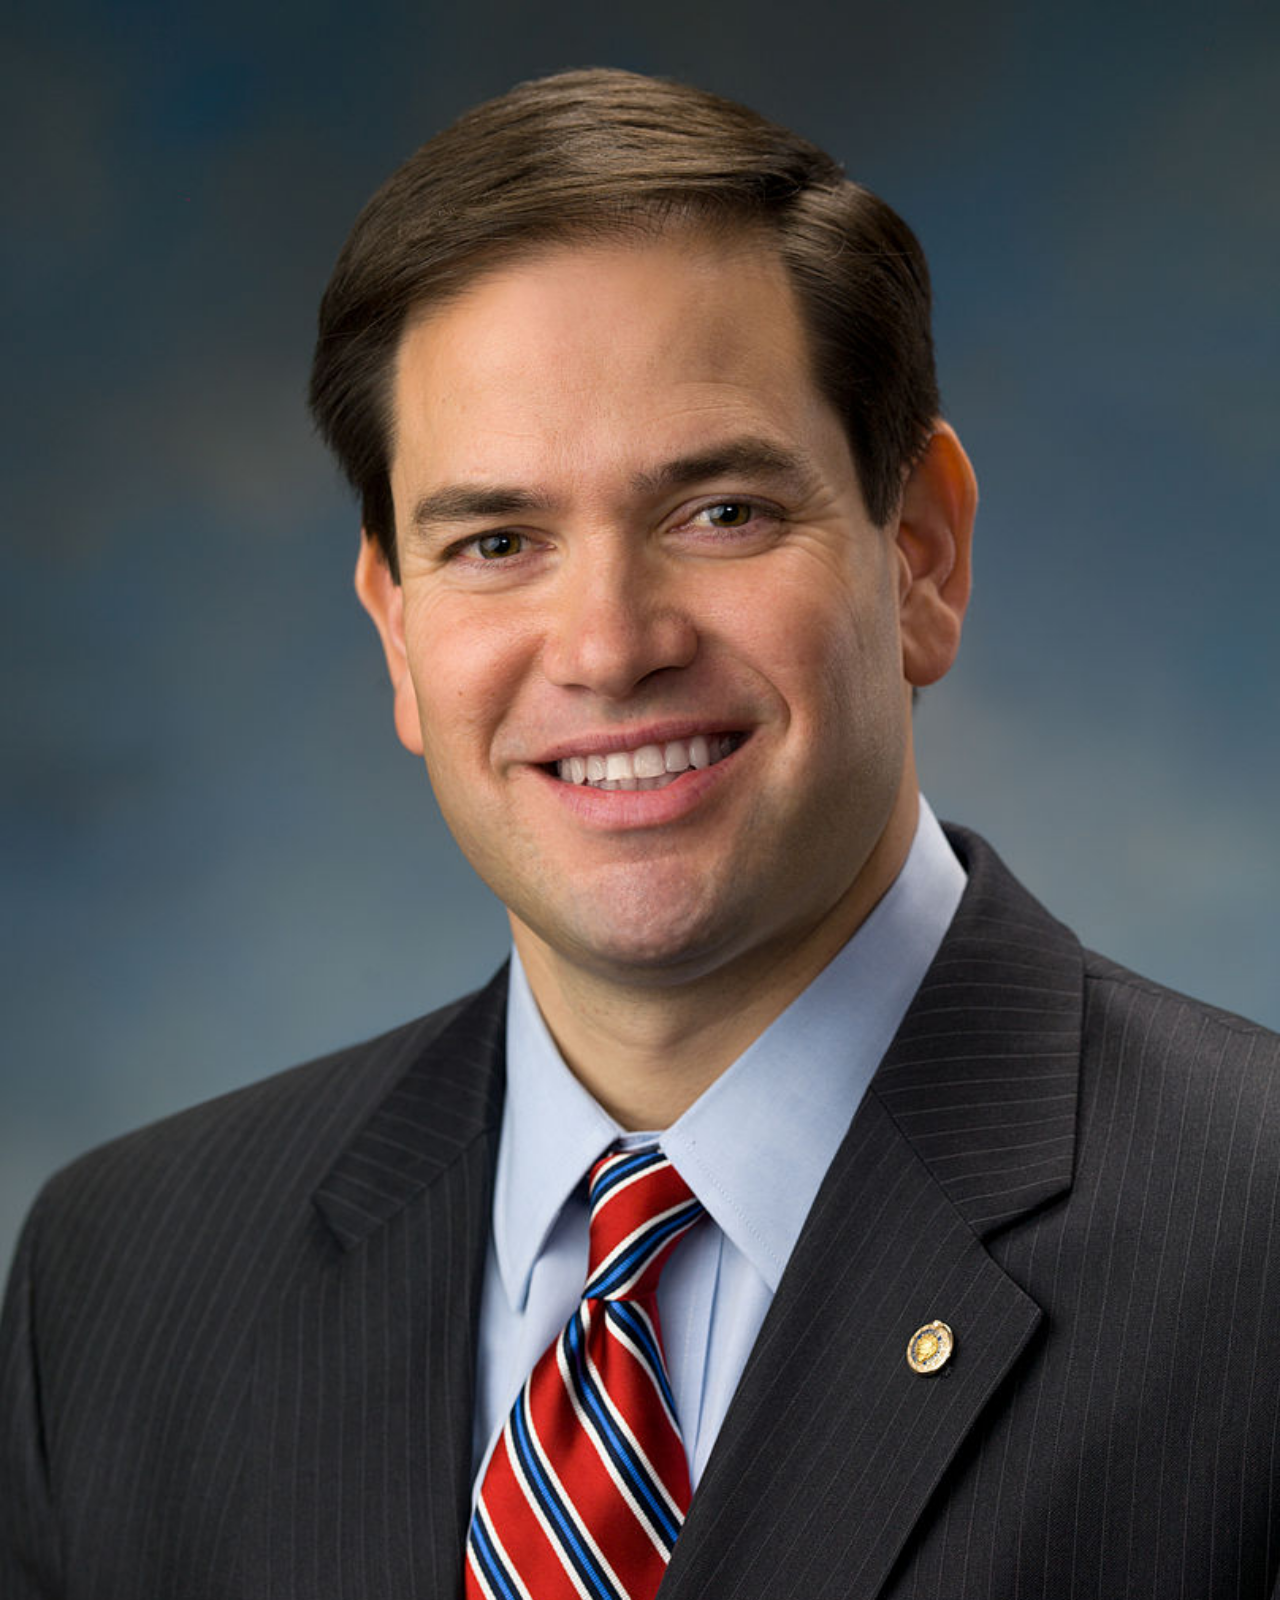
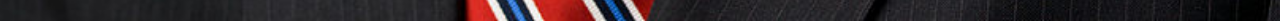
<file: index.html>
<!doctype html>
<html class="no-js" lang="">
    <head>
        <meta charset="utf-8">
        <meta http-equiv="X-UA-Compatible" content="IE=edge,chrome=1">
        <title>Punch Rubio in the Face</title>
        <meta name="description" content="">
        <meta name="viewport" content="width=device-width, initial-scale=1">
        <link rel="apple-touch-icon" href="apple-touch-icon.png">

        <link rel="stylesheet" href="css/normalize.min.css">
        <link rel="stylesheet" href="css/main.css">

        <script src="js/vendor/modernizr-custom.js"></script>
    </head>
    <body>
        <!--[if lt IE 8]>
            <p class="browserupgrade">You are using an <strong>outdated</strong> browser. Please <a href="http://browsehappy.com/">upgrade your browser</a> to improve your experience.</p>
        <![endif]-->

        <!-- https://github.com/mrengy/punchrubiointheface -->
        <div class="main-container" id="face-wrapper">
            <div class="main wrapper clearfix" id="face-container">
                <img src="img/rubio.jpg" id="face" />
            </div> <!-- #main -->
        </div> <!-- #main-container -->
        <img class="spot" id="original-spot" src="img/spot.svg"/>
        <audio preload="none" id="eel">
            <source src="sound/splat.mp3" type="audio/mpeg"/>
            <source src="sound/splat.ogg" type="audio/ogg"/>
        </audio>

        <script src="https://ajax.googleapis.com/ajax/libs/jquery/3.5.1/jquery.min.js"></script>
        <script>window.jQuery || document.write('<script src="js/vendor/jquery-3.5.1.slim.min.js"><\/script>')</script>

        <script src="js/main.js"></script>

        <!-- Google Analytics-->
        <script async src="https://www.googletagmanager.com/gtag/js?id=UA-15294685-3"></script>
        <script>
          window.dataLayer = window.dataLayer || [];
          function gtag(){dataLayer.push(arguments);}
          gtag('js', new Date());

          gtag('config', 'UA-73430415-1');
        </script>
    </body>
</html>
</file>
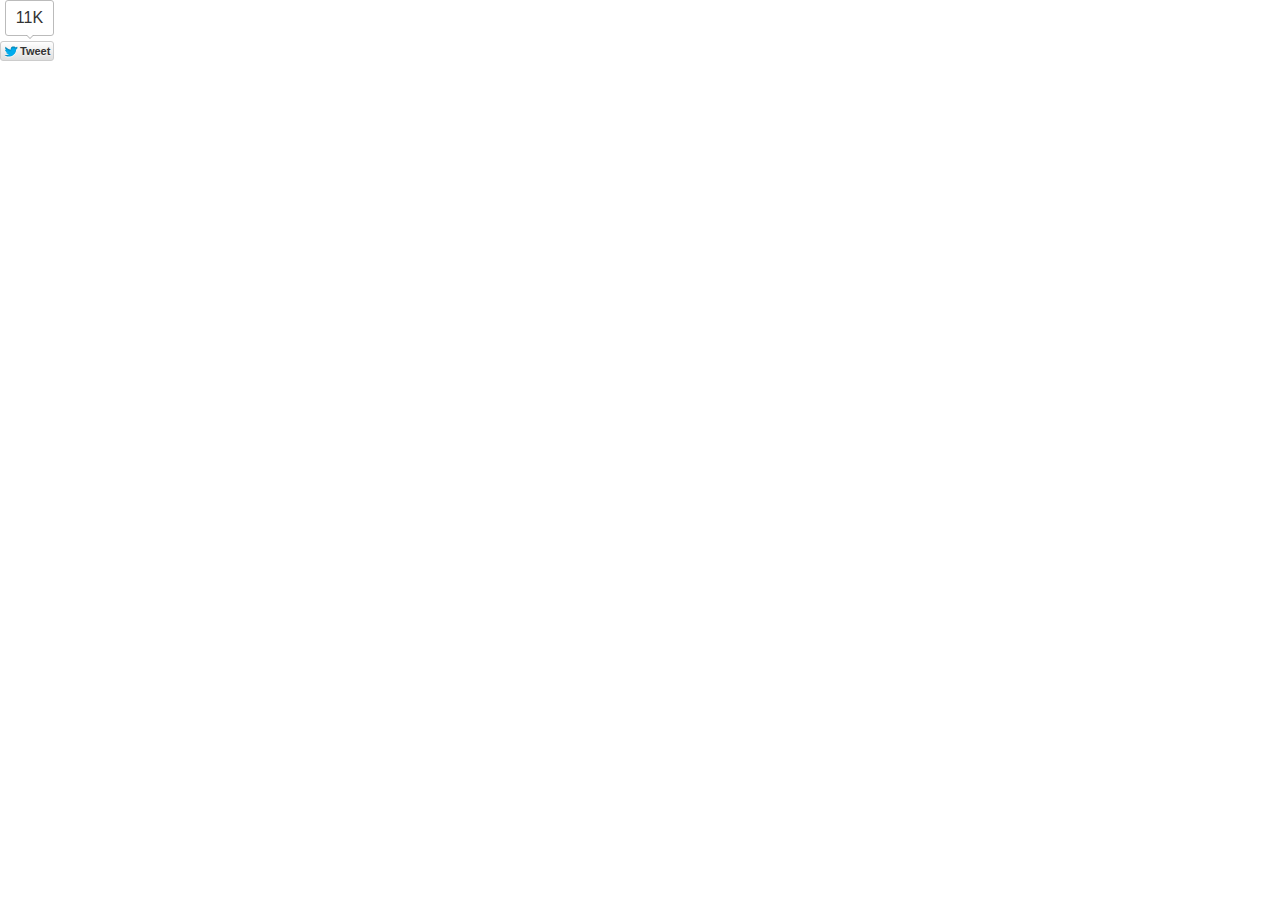
<file: examples/eelslap_files/tweet_button.e00c464da75b252cb1a028400793cadc.en.html>
<!DOCTYPE html>
<!-- saved from url=(0271)http://platform.twitter.com/widgets/tweet_button.e00c464da75b252cb1a028400793cadc.en.html#_=1447730538312&count=vertical&dnt=false&id=twitter-widget-0&lang=en&original_referer=http%3A%2F%2Feelslap.com%2F&size=m&text=Eel%20slap!&type=share&url=http%3A%2F%2Fwww.eelslap.com -->
<html data-scribe="page:button" lang="en"><head><meta http-equiv="Content-Type" content="text/html; charset=UTF-8"><meta charset="utf-8"><link rel="dns-prefetch" href="http://twitter.com/"><title>Tweet Button</title><!--<base target="_blank">--><base href="." target="_blank"><style type="text/css">html{padding:0;margin:0;font:normal normal normal 11px/18px 'Helvetica Neue',Arial,sans-serif;color:#333;-webkit-user-select:none;-moz-user-select:none;-ms-user-select:none;user-select:none}body{padding:0;margin:0;background:transparent}a{text-decoration:none;outline:0}body.rtl{direction:rtl}#widget{display:inline-block;overflow:hidden;text-align:left;white-space:nowrap}.btn-o,.count-o,.btn,.btn .label,#count{display:inline-block;vertical-align:top;zoom:1}.btn-o{max-width:100%}.btn{position:relative;height:18px;font-weight:bold;color:#333;text-shadow:0 1px 0 rgba(255,255,255,0.5);cursor:pointer;background-color:#eee;background-image:-webkit-linear-gradient(#fff,#dedede);background-image:linear-gradient(#fff,#dedede);border:#ccc solid 1px;border-radius:3px}.btn:focus,.btn:hover,.btn:active{background-color:#d9d9d9;background-image:-webkit-linear-gradient(#f8f8f8,#d9d9d9);background-image:linear-gradient(#f8f8f8,#d9d9d9);border-color:#bbb;box-shadow:none}.btn:active{background-color:#efefef;box-shadow:inset 0 3px 5px rgba(0,0,0,0.1)}.xl .btn:active{box-shadow:inset 0 3px 7px rgba(0,0,0,0.1)}.btn i{position:absolute;top:50%;left:2px;width:16px;height:13px;margin-top:-5px;background:transparent url(/widgets/images/btn.27237bab4db188ca749164efd38861b0.png) 0 0 no-repeat;background-image:url([data-uri])}.btn .label{padding:0 3px 0 19px;white-space:nowrap}.btn .label b{font-weight:bold;white-space:nowrap}.rtl .btn .label{padding:0 19px 0 3px}.rtl .btn i{right:2px;left:auto}.rtl .btn .label b{display:inline-block;direction:ltr}.xl{font-size:13px;line-height:26px}.xl .btn{height:26px;border-radius:4px}.xl .btn i{left:4px;width:21px;height:16px;margin-top:-6px;background-position:-24px 0}.xl .btn .label{padding:0 7px 0 29px}.xl.rtl .btn .label{padding:0 29px 0 7px}.xl.rtl .btn i{right:6px;left:auto}@media(-webkit-min-device-pixel-ratio:1.5),(min-resolution:144dpi){.btn i{margin-top:-6px;background-image:url([data-uri]);background-size:45px 40px}.xl .btn i{left:4px;margin-top:-7px}.xl.rtl .btn i{right:3px;left:auto}.xl .btn .label{top:-1.5px}}.aria{position:absolute;left:-999em}.rtl .aria{right:-999em;left:auto}.following .btn{color:#888;background:#eee;border:#ccc solid 1px}.following .btn:active,.following .btn:hover{border:#bbb solid 1px}.following .btn i{background-position:0 -20px}.xl .following .btn i{background-position:-25px -25px}.btn:focus,.following .btn:focus{border-color:#0089cb}.count-o{position:relative;min-width:15px;min-height:18px;text-align:center;background:#fff;border:#bbb solid 1px;border-radius:3px;visibility:hidden}#count{color:#333;white-space:nowrap}#count:hover,#count:focus{color:#333;text-decoration:underline}.ncount .count-o{display:none}.count-ready .count-o{visibility:visible}.count-o i,.count-o u{position:absolute;top:50%;left:0;width:0;height:0;margin:-4px 0 0 -4px;line-height:0;border:4px transparent solid;border-left:0;border-right-color:#aaa;zoom:1}.count-o u{margin-left:-3px;border-right-color:#fff}.rtl .count-o i,.rtl .count-o u{right:0;left:auto;margin:-4px -4px 0 0;border:4px transparent solid;border-right:0;border-left-color:#aaa}.rtl .count-o u{margin-right:-3px;border-left-color:#fff}.following .count-o i{border-right-color:#bbb}.following.rtl .count-o i{border-left-color:#bbb}.following .count-o{background:#f9f9f9;border-color:#ccc}.following #count{color:#666}.hcount .count-o{margin:0 0 0 5px}.hcount.rtl .count-o{margin:0 5px 0 0}.hcount #count{padding:0 3px}.xl .count-o{border-radius:4px}.xl.hcount .count-o{margin:0 0 0 6px}.xl.rtl.hcount .count-o{margin:0 6px 0 0}.xl.hcount .count-o i,.xl.hcount .count-o u{margin:-5px 0 0 -5px;border-width:5px 5px 5px 0}.xl.hcount .count-o u{margin-left:-4px}.xl.rtl.hcount .count-o i,.xl.rtl.hcount .count-o u{margin:-5px -5px 0 0;border-width:5px 0 5px 5px}.xl.rtl.hcount .count-o u{margin-right:-4px}.xl #count{padding:0 5px}.vcount .btn-o{display:block;margin:0 auto}.vcount .count-o,.xl.vcount .count-o{display:block;padding:0 5px;margin-bottom:5px}.vcount .count-o i,.rtl.vcount .count-o i,.vcount .count-o u,.rtl.vcount .count-o u{top:auto;right:auto;bottom:0;left:50%;margin:0 0 -4px -4px;line-height:0;border:4px transparent solid;border-bottom:0;border-top-color:#aaa}.rtl.vcount .count-o u,.vcount .count-o u{margin-bottom:-3px;border-top-color:#fff}.vcount #count{font-size:16px;line-height:34px}.xl.vcount #count{font-size:22px;line-height:44px}</style><!--[if IE 9]><style type="text/css">.btn{-ms-filter:"progid:DXImageTransform.Microsoft.gradient(startColorstr='#ffffff', endColorstr='#dedede')"}.btn:hover,.btn:focus,.btn:active{-ms-filter:"progid:DXImageTransform.Microsoft.gradient(startColorstr='#f8f8f8', endColorstr='#d9d9d9')"}.btn,.xl.btn{border-radius:0}</style><![endif]--><style type="text/css"></style></head><body data-scribe="section:share" class=" regular vcount ltr ready count-ready"><div id="widget"><div class="count-o enabled" id="c" data-scribe="component:count"><i></i><u></u><a href="https://twitter.com/search?ref_src=twsrc%5Etfw&q=http%3A%2F%2Fwww.eelslap.com" id="count" title="This page has been shared 11060 times. View these Tweets." aria-describedby="count-desc">11K</a></div><div class="btn-o" data-scribe="component:button" style="width: 56px;"><a href="https://twitter.com/intent/tweet?original_referer=http%3A%2F%2Feelslap.com%2F&ref_src=twsrc%5Etfw&text=Eel%20slap!&tw_p=tweetbutton&url=http%3A%2F%2Fwww.eelslap.com" class="btn" id="b"><i></i><span class="label" id="l">Tweet</span></a></div></div><script type="text/javascript">window.__twttr=window.__twttr||{};var i18n = {};window._=function(s,reps){s=__twttr.lang&&i18n[__twttr.lang]&&i18n[__twttr.lang][s]||s;if(!reps)return s;return s.replace(/\%\{([a-z0-9_]+)\}/gi,function(m,k){return reps[k]||m})};</script><script>!function(){Function&&Function.prototype&&Function.prototype.bind&&(/MSIE [678]/.test(navigator.userAgent)||!function(t){function e(r){if(n[r])return n[r].exports;var i=n[r]={exports:{},id:r,loaded:!1};return t[r].call(i.exports,i,i.exports,e),i.loaded=!0,i.exports}var n={};return e.m=t,e.c=n,e.p="https://platform.twitter.com/",e(0)}([function(t,e,n){function r(t){return t=t||m.event,t&&t.preventDefault?t.preventDefault():t.returnValue=!1,t&&t.stopPropagation?t.stopPropagation():t.cancelBubble=!0,!1}function i(t){return t.replace(/(<)|(>)/g,function(t){var e;return e="<"===t[0]?"&lt;":"&gt;"})}function o(t){for(var e=0,n=t.length;n>e;e++)t[e]=i(t[e]);return t}function a(t,e){t.className+=" "+e}function s(){var t=z.parentNode,e=H.parentNode;$.insertBefore(t,e)}function u(){var t=H.parentNode;t.style.width=H.offsetWidth+"px"}function c(){var t=B.getElementById("l");B.title=_("Tweet Button"),t.innerHTML=p(),u(),S($)}function f(t){F=t,z.innerHTML=I.number(F,_,V.lang),S($)}function l(){y(function(){if(V.url&&"none"!==V.count){var t=B.createElement("script");t.type="text/javascript",t.src=R.get("config.countURL")+"?url="+w.encodePart(C)+"&callback="+R.fullPath("receiveCount"),B.body.appendChild(t)}})}function p(){switch(V.type){case"hashtag":return _("Tweet %{hashtag}",{hashtag:"<b>#"+V.button_hashtag+"</b>"});case"mention":return _("Tweet to %{name}",{name:"<b>@"+V.screen_name+"</b>"});default:return _("Tweet")}}function d(t,e){var n=t.id+"-desc",r=v.createElement("p");r.id=n,r.className="aria",r.innerHTML=e,B.body.appendChild(r),t.setAttribute("aria-describedby",n)}function h(t){var e="scrollbars=yes,resizable=yes,toolbar=no,location=yes",n=550,r=420,i=m.screen.height,o=m.screen.width,a=Math.round(o/2-n/2),s=0;return i>r&&(s=Math.round(i/2-r/2)),m.open(t,null,e+",width="+n+",height="+r+",left="+a+",top="+s)}var v=n(1),g=n(2),m=n(3),y=n(4),w=n(5),b=n(8),E=n(9),T=n(22),x=n(14),N=n(6),P=n(26),O=n(10),j=n(7),R=n(20),S=n(27),I=n(37);R.aug("config",{countURL:"//cdn.syndication.twitter.com/widgets/tweetbutton/count.json",intentURL:"https://twitter.com/intent/tweet"});var A,C,L,M,k,D,U,F=0,B=v,z=B.getElementById("count"),H=B.getElementById("b"),$=B.getElementById("widget"),V=o(b.combined(g)),W={vertical:"vcount",horizontal:"hcount",none:"ncount"},q={l:"xl",m:"regular"},J=["share","mention","hashtag"],K=[];N.asBoolean(V.dnt)&&O.setOn(),V.lang=V.lang&&V.lang.toLowerCase(),B.body.parentNode.lang=V.lang=j.contains(P,V.lang)?V.lang:"en",R.set("lang",V.lang),U=_("ltr"),R.set("receiveCount",function(t){"number"==typeof t.count&&(f(t.count),a(B.body,"count-ready"),t.count>0&&(z.title=_("This page has been shared %{tweets} times. View these Tweets.",{tweets:t.count}),d(z,z.title)))}),V.type=j.contains(J,V.type)?V.type:"share",V.size=q[V.size]?V.size:"m",a(B.body,q[V.size]||""),("mention"==V.type||V.screen_name)&&((D=x.screenName(V.screen_name))?V.screen_name=D:(delete V.screen_name,"mention"==V.type&&(V.type="share",V.count="none"))),"hashtag"==V.type||V.button_hashtag?((k=x.hashTag(V.button_hashtag,!1))?(V.button_hashtag=k,V.hashtags=V.button_hashtag+","+(V.hashtags||"")):(delete V.button_hashtag,V.type="share"),V.count="none"):"share"==V.type?(V.url=V.url||B.referrer,C=V.counturl||V.url,L=C&&"https://twitter.com/search?ref_src=twsrc%5Etfw&q="+w.encodePart(C),"vertical"==V.count&&s(),l()):V.count="none",K.push(W[V.count]||"hcount"),K.push(U),a(B.body,K.join(" ")),B.body.setAttribute("data-scribe","section:"+V.type),c(),a(B.body,"ready"),A={text:V.text,screen_name:V.screen_name,hashtags:V.hashtags,url:V.url,via:V.via,related:V.related,share_with_retweet:V.share_with_retweet,placeid:V.placeid,original_referer:B.referrer,partner:V.partner,tw_p:"tweetbutton",ref_src:"twsrc^tfw"},M=R.get("config.intentURL")+"?"+w.encode(A),E.clientEvent({page:"button",section:V.type,action:"impression"},{language:V.lang,message:[V.size,"none"!=V.count?"withcount":"nocount"].join(":")+":",widget_origin:B.referrer},!1),z.href=L,H.href=M,H.onclick=function(t){return t=t||m.event,E.interaction(t,{},!1),T.withHub({nohub:function(){h(M,V.id)},timeout:function(){h(M,V.id)},success:function(t){t.openIntent(M,V.id),t.trigger("click",{region:"tweet"},V.id)}}),r(t)},"disabled"!=V.searchlink?(a(z.parentNode,"enabled"),z.onclick=function(t){return t=t||m.event,E.interaction(t,{},!1),T.withHub(function(t){t.trigger("click",{region:"tweetcount"},V.id)}),t.altKey||t.shiftKey||t.metaKey?void 0:(m.open(L),r(t))}):z.onclick=function(t){r(t)}},function(t,e){t.exports=document},function(t,e){t.exports=location},function(t,e){t.exports=window},function(t,e,n){function r(){c=1;for(var t=0,e=f.length;e>t;t++)f[t]()}var i,o,a,s=n(1),u=n(3),c=0,f=[],l=!1,p=s.createElement("a");/^loade|c/.test(s.readyState)&&(c=1),s.addEventListener&&s.addEventListener("DOMContentLoaded",o=function(){s.removeEventListener("DOMContentLoaded",o,l),r()},l),p.doScroll&&s.attachEvent("onreadystatechange",i=function(){/^c/.test(s.readyState)&&(s.detachEvent("onreadystatechange",i),r())}),a=p.doScroll?function(t){u.self!=u.top?c?t():f.push(t):!function(){try{p.doScroll("left")}catch(e){return setTimeout(function(){a(t)},50)}t()}()}:function(t){c?t():f.push(t)},t.exports=a},function(t,e,n){function r(t){return encodeURIComponent(t).replace(/\+/g,"%2B").replace(/'/g,"%27")}function i(t){return decodeURIComponent(t)}function o(t){var e=[];return f.forIn(t,function(t,n){var i=r(t);f.isType("array",n)||(n=[n]),n.forEach(function(t){c.hasValue(t)&&e.push(i+"="+r(t))})}),e.sort().join("&")}function a(t){var e,n={};return t?(e=t.split("&"),e.forEach(function(t){var e=t.split("="),r=i(e[0]),o=i(e[1]);return 2==e.length?f.isType("array",n[r])?void n[r].push(o):r in n?(n[r]=[n[r]],void n[r].push(o)):void(n[r]=o):void 0}),n):{}}function s(t,e){var n=o(e);return n.length>0?f.contains(t,"?")?t+"&"+o(e):t+"?"+o(e):t}function u(t){var e=t&&t.split("?");return 2==e.length?a(e[1]):{}}var c=n(6),f=n(7);t.exports={url:s,decodeURL:u,decode:a,encode:o,encodePart:r,decodePart:i}},function(t,e,n){function r(t){return void 0!==t&&null!==t&&""!==t}function i(t){return a(t)&&t%1===0}function o(t){return a(t)&&!i(t)}function a(t){return r(t)&&!isNaN(t)}function s(t){return r(t)&&"array"==h.toType(t)}function u(t){return h.contains(g,t)}function c(t){return h.contains(v,t)}function f(t){return r(t)?c(t)?!0:u(t)?!1:!!t:!1}function l(t){return a(t)?t:void 0}function p(t){return o(t)?t:void 0}function d(t){return i(t)?parseInt(t,10):void 0}var h=n(7),v=[!0,1,"1","on","ON","true","TRUE","yes","YES"],g=[!1,0,"0","off","OFF","false","FALSE","no","NO"];t.exports={hasValue:r,isInt:i,isFloat:o,isNumber:a,isArray:s,isTruthValue:c,isFalseValue:u,asInt:d,asFloat:p,asNumber:l,asBoolean:f}},function(t,e,n){function r(t){return l(arguments).slice(1).forEach(function(e){o(e,function(e,n){t[e]=n})}),t}function i(t){return o(t,function(e,n){u(n)&&(i(n),c(n)&&delete t[e]),(void 0===n||null===n||""===n)&&delete t[e]}),t}function o(t,e){for(var n in t)(!t.hasOwnProperty||t.hasOwnProperty(n))&&e(n,t[n]);return t}function a(t){return{}.toString.call(t).match(/\s([a-zA-Z]+)/)[1].toLowerCase()}function s(t,e){return t==a(e)}function u(t){return t===Object(t)}function c(t){if(!u(t))return!1;if(Object.keys)return!Object.keys(t).length;for(var e in t)if(t.hasOwnProperty(e))return!1;return!0}function f(t,e){d.setTimeout(function(){t.call(e||null)},0)}function l(t){return t?Array.prototype.slice.call(t):[]}function p(t,e){return t&&t.indexOf?t.indexOf(e)>-1:!1}var d=n(3);t.exports={aug:r,async:f,compact:i,contains:p,forIn:o,isObject:u,isEmptyObject:c,toType:a,isType:s,toRealArray:l}},function(t,e,n){var r,i,o,a=n(5);r=function(t){var e=t.search.substr(1);return a.decode(e)},i=function(t){var e=t.href,n=e.indexOf("#"),r=0>n?"":e.substring(n+1);return a.decode(r)},o=function(t){var e,n={},o=r(t),a=i(t);for(e in o)o.hasOwnProperty(e)&&(n[e]=o[e]);for(e in a)a.hasOwnProperty(e)&&(n[e]=a[e]);return n},t.exports={combined:o,fromQuery:r,fromFragment:i}},function(t,e,n){function r(t,e,n){return i(t,e,n,2)}function i(t,e,n,r){var i=!g.isObject(t),o=e?!g.isObject(e):!1;i||o||a(v.formatClientEventNamespace(t),v.formatClientEventData(e,n,r),v.CLIENT_EVENT_ENDPOINT)}function o(t,e,n,r){var o=v.extractTermsFromDOM(t.target||t.srcElement);o.action=r||"click",i(o,e,n)}function a(t,e,n){var r,i;n&&g.isObject(t)&&g.isObject(e)&&(r=v.flattenClientEventPayload(t,e),i={l:v.stringify(r)},r.dnt&&(i.dnt=1),p(h.url(n,i)))}function s(t,e,n,r){var i,o=!g.isObject(t),a=e?!g.isObject(e):!1;if(!o&&!a)return i=v.flattenClientEventPayload(v.formatClientEventNamespace(t),v.formatClientEventData(e,n,r)),u(i)}function u(t){return y.push(t),y}function c(){var t,e;return y.length>1&&s({page:"widgets_js",component:"scribe_pixel",action:"batch_log"},{}),t=y,y=[],e=t.reduce(function(e,n,r){var i=e.length,o=i&&e[i-1],a=r+1==t.length;return a&&n.event_namespace&&"batch_log"==n.event_namespace.action&&(n.message=["entries:"+r,"requests:"+i].join("/")),f(n).forEach(function(t){var n=l(t);(!o||o.urlLength+n>m)&&(o={urlLength:_,items:[]},e.push(o)),o.urlLength+=n,o.items.push(t)}),e},[]),e.map(function(t){var e={l:t.items};return d.enabled()&&(e.dnt=1),p(h.url(v.CLIENT_EVENT_ENDPOINT,e))})}function f(t){return Array.isArray(t)||(t=[t]),t.reduce(function(t,e){var n,r=v.stringify(e),i=l(r);return m>_+i?t=t.concat(r):(n=v.splitLogEntry(e),n.length>1&&(t=t.concat(f(n)))),t},[])}function l(t){return encodeURIComponent(t).length+3}function p(t){var e=new Image;return e.src=t}var d=n(10),h=n(5),v=n(17),g=n(7),m=2083,y=[],w=h.url(v.CLIENT_EVENT_ENDPOINT,{dnt:0,l:""}),_=encodeURIComponent(w).length;t.exports={_enqueueRawObject:u,scribe:a,clientEvent:i,clientEvent2:r,enqueueClientEvent:s,flushClientEvents:c,interaction:o}},function(t,e,n){function r(){p=!0}function i(t,e){return p?!0:f.asBoolean(l.val("dnt"))?!0:!s||1!=s.doNotTrack&&1!=s.msDoNotTrack?c.isUrlSensitive(e||a.host)?!0:u.isFramed()&&c.isUrlSensitive(u.rootDocumentLocation())?!0:(t=d.test(t||o.referrer)&&RegExp.$1,t&&c.isUrlSensitive(t)?!0:!1):!0}var o=n(1),a=n(2),s=n(11),u=n(12),c=n(15),f=n(6),l=n(16),p=!1,d=/https?:\/\/([^\/]+).*/i;t.exports={setOn:r,enabled:i}},function(t,e){t.exports=navigator},function(t,e,n){function r(t){return t&&u.isType("string",t)&&(c=t),c}function i(){return f}function o(){return c!==f}var a=n(2),s=n(13),u=n(7),c=s.getCanonicalURL()||a.href,f=c;t.exports={isFramed:o,rootDocumentLocation:r,currentDocumentLocation:i}},function(t,e,n){function r(t,e){var n,r;return e=e||s,/^https?:\/\//.test(t)?t:/^\/\//.test(t)?e.protocol+t:(n=e.host+(e.port.length?":"+e.port:""),0!==t.indexOf("/")&&(r=e.pathname.split("/"),r.pop(),r.push(t),t="/"+r.join("/")),[e.protocol,"//",n,t].join(""))}function i(){for(var t,e=a.getElementsByTagName("link"),n=0;t=e[n];n++)if("canonical"==t.rel)return r(t.href)}function o(){for(var t,e,n,r=a.getElementsByTagName("a"),i=a.getElementsByTagName("link"),o=[r,i],s=0,c=0,f=/\bme\b/;t=o[s];s++)for(c=0;e=t[c];c++)if(f.test(e.rel)&&(n=u.screenName(e.href)))return n}var a=n(1),s=n(2),u=n(14);t.exports={absolutize:r,getCanonicalURL:i,getScreenNameFromPage:o}},function(t,e,n){function r(t){return"string"==typeof t&&m.test(t)&&RegExp.$1.length<=20}function i(t){return r(t)?RegExp.$1:void 0}function o(t,e){var n=g.decodeURL(t);return e=e||!1,n.screen_name=i(t),n.screen_name?g.url("https://twitter.com/intent/"+(e?"follow":"user"),n):void 0}function a(t){return o(t,!0)}function s(t){return"string"==typeof t&&b.test(t)}function u(t,e){return e=void 0===e?!0:e,s(t)?(e?"#":"")+RegExp.$1:void 0}function c(t){return"string"==typeof t&&y.test(t)}function f(t){return c(t)&&RegExp.$1}function l(t){return w.test(t)}function p(t){return _.test(t)}function d(t){return E.test(t)}function h(t){return x.test(t)&&RegExp.$1}function v(t){return T.test(t)&&RegExp.$1}var g=n(5),m=/(?:^|(?:https?\:)?\/\/(?:www\.)?twitter\.com(?:\:\d+)?(?:\/intent\/(?:follow|user)\/?\?screen_name=|(?:\/#!)?\/))@?([\w]+)(?:\?|&|$)/i,y=/(?:^|(?:https?\:)?\/\/(?:www\.)?twitter\.com(?:\:\d+)?\/(?:#!\/)?[\w_]+\/status(?:es)?\/)(\d+)/i,w=/^http(s?):\/\/(\w+\.)*twitter\.com([\:\/]|$)/i,_=/^http(s?):\/\/pbs\.twimg\.com\//,b=/^#?([^.,<>!\s\/#\-\(\)\'\"]+)$/,E=/twitter\.com(\:\d{2,4})?\/intent\/(\w+)/,T=/^https?:\/\/(?:www\.)?twitter\.com\/\w+\/timelines\/(\d+)/i,x=/^https?:\/\/(?:www\.)?twitter\.com\/i\/moments\/(\d+)/i;t.exports={isHashTag:s,hashTag:u,isScreenName:r,screenName:i,isStatus:c,status:f,intentForProfileURL:o,intentForFollowURL:a,isTwitterURL:l,isTwimgURL:p,isIntentURL:d,regexen:{profile:m},momentId:h,collectionId:v}},function(t,e,n){function r(t){return t in s?s[t]:s[t]=a.test(t)}function i(){return r(o.host)}var o=n(2),a=/^[^#?]*\.(gov|mil)(:\d+)?([#?].*)?$/i,s={};t.exports={isUrlSensitive:r,isHostPageSensitive:i}},function(t,e,n){function r(t){var e,n,r,i=0;for(o={},t=t||a,e=t.getElementsByTagName("meta");n=e[i];i++)/^twitter:/.test(n.name)&&(r=n.name.replace(/^twitter:/,""),o[r]=n.content)}function i(t){return o[t]}var o,a=n(1);r(),t.exports={init:r,val:i}},function(t,e,n){function r(t,e){var n;return e=e||{},t&&t.nodeType===Node.ELEMENT_NODE?((n=t.getAttribute("data-scribe"))&&n.split(" ").forEach(function(t){var n=t.trim().split(":"),r=n[0],i=n[1];r&&i&&!e[r]&&(e[r]=i)}),r(t.parentNode,e)):e}function i(t){return d.aug({client:"tfw"},t||{})}function o(t,e,n){var r=t&&t.widget_origin||f.referrer;return t=a("tfw_client_event",t,r),t.client_version=g,t.format_version=void 0!==n?n:1,e||(t.widget_origin=r),t}function a(t,e,n){return e=e||{},d.aug({},e,{_category_:t,triggered_on:e.triggered_on||+new Date,dnt:p.enabled(n)})}function s(t,e){return d.aug({},e,{event_namespace:t})}function u(t){var e,n=Array.prototype.toJSON;return delete Array.prototype.toJSON,e=l.stringify(t),n&&(Array.prototype.toJSON=n),e}function c(t){if(t.item_ids&&t.item_ids.length>1){var e=Math.floor(t.item_ids.length/2),n=t.item_ids.slice(0,e),r={},i=t.item_ids.slice(e),o={};n.forEach(function(e){r[e]=t.item_details[e]}),i.forEach(function(e){o[e]=t.item_details[e]});var a=[d.aug({},t,{item_ids:n,item_details:r}),d.aug({},t,{item_ids:i,item_details:o})];return a}return[t]}var f=n(1),l=n(18),p=n(10),d=n(7),h=n(19),v=n(20),g=h.version,m=v.get("endpoints.rufous")||"https://syndication.twitter.com/i/jot",y=v.get("endpoints.rufousAudience")||"https://syndication.twitter.com/i/jot/syndication",w=v.get("endpoints.rufousRedirect")||"https://platform.twitter.com/jot.html";t.exports={extractTermsFromDOM:r,flattenClientEventPayload:s,formatGenericEventData:a,formatClientEventData:o,formatClientEventNamespace:i,splitLogEntry:c,stringify:u,AUDIENCE_ENDPOINT:y,CLIENT_EVENT_ENDPOINT:m,RUFOUS_REDIRECT:w}},function(t,e,n){var r=n(3),i=r.JSON;t.exports={stringify:i.stringify||i.encode,parse:i.parse||i.decode}},function(t,e){t.exports={version:"1b7eb83f:1447279310653"}},function(t,e,n){var r=n(21);t.exports=new r("__twttr")},function(t,e,n){function r(t){return s.isType("string",t)?t.split("."):s.isType("array",t)?t:[]}function i(t,e){var n=r(e),i=n.slice(0,-1);return i.reduce(function(t,e,n){if(t[e]=t[e]||{},!s.isObject(t[e]))throw new Error(i.slice(0,n+1).join(".")+" is already defined with a value.");return t[e]},t)}function o(t,e){e=e||a,e[t]=e[t]||{},Object.defineProperty(this,"base",{value:e[t]}),Object.defineProperty(this,"name",{value:t})}var a=n(3),s=n(7);s.aug(o.prototype,{get:function(t){var e=r(t);return e.reduce(function(t,e){return s.isObject(t)?t[e]:void 0},this.base)},set:function(t,e,n){var o=r(t),a=i(this.base,t),s=o.slice(-1);return n&&s in a?a[s]:a[s]=e},init:function(t,e){return this.set(t,e,!0)},unset:function(t){var e=r(t),n=this.get(e.slice(0,-1));n&&delete n[e.slice(-1)]},aug:function(t){var e=this.get(t),n=s.toRealArray(arguments).slice(1);if(e="undefined"!=typeof e?e:{},n.unshift(e),!n.every(s.isObject))throw new Error("Cannot augment non-object.");return this.set(t,s.aug.apply(null,n))},call:function(t){var e=this.get(t),n=s.toRealArray(arguments).slice(1);if(!s.isType("function",e))throw new Error("Function "+t+"does not exist.");return e.apply(null,n)},fullPath:function(t){var e=r(t);return e.unshift(this.name),e.join(".")}}),t.exports=o},function(t,e,n){function r(){if(o)return o;if(c.isDynamicWidget()){var t,e=0,n=u.parent.frames.length;try{if(o=u.parent.frames[p])return o}catch(r){}if(f.anyIE())for(;n>e;e++)try{if(t=u.parent.frames[e],t&&"function"==typeof t.openIntent)return o=t}catch(r){}}}function i(){var t,e,n,o,s,f,l={};if("function"===(typeof arguments[0]).toLowerCase()?l.success=arguments[0]:l=arguments[0],t=l.success||function(){},e=l.timeout||function(){},n=l.nohub||function(){},o=l.complete||function(){},s=void 0!==l.attempt?l.attempt:v,!c.isDynamicWidget()||a)return n(),o(),!1;f=r(),s--;try{if(f&&f.trigger)return t(f),void o()}catch(p){}return 0>=s?(a=!0,e(),void o()):+new Date-d>h*v?(a=!0,void n()):void u.setTimeout(function(){i({success:t,timeout:e,nohub:n,attempt:s,complete:o})},h)}var o,a,s=n(2),u=n(3),c=n(23),f=n(24),l="twttrHubFrameSecure",p="http:"==s.protocol?"twttrHubFrame":l,d=+new Date,h=100,v=20;t.exports={withHub:i,contextualHubId:p,secureHubId:l}},function(t,e,n){function r(){var t=36e5,e=a.combined(o)._;return void 0!==i?i:(i=!1,e&&/^\d+$/.test(e)&&(i=+new Date-parseInt(e)<t),i)}var i,o=n(2),a=n(8);t.exports={isDynamicWidget:r}},function(t,e,n){function r(t){return t=t||g,t.devicePixelRatio?t.devicePixelRatio>=1.5:t.matchMedia?t.matchMedia("only screen and (min-resolution: 144dpi)").matches:!1}function i(t){return t=t||T,/(Trident|MSIE \d)/.test(t)}function o(t){return t=t||T,/MSIE 9/.test(t)}function a(t){return t=t||T,/(iPad|iPhone|iPod)/.test(t)}function s(t){return t=t||T,/^Mozilla\/5\.0 \(Linux; (U; )?Android/.test(t)}function u(){return x}function c(t,e){return t=t||g,e=e||T,t.postMessage&&!(i(e)&&t.opener)}function f(t){t=t||v;try{return!!t.plugins["Shockwave Flash"]||!!new ActiveXObject("ShockwaveFlash.ShockwaveFlash")}catch(e){return!1}}function l(t,e,n){return t=t||g,e=e||v,n=n||T,"ontouchstart"in t||/Opera Mini/.test(n)||e.msMaxTouchPoints>0}function p(){var t=h.body.style;return void 0!==t.transition||void 0!==t.webkitTransition||void 0!==t.mozTransition||void 0!==t.oTransition||void 0!==t.msTransition}function d(){return!!(g.Promise&&g.Promise.resolve&&g.Promise.reject&&g.Promise.all&&g.Promise.race&&function(){var t;return new g.Promise(function(e){t=e}),_.isType("function",t)}())}var h=n(1),v=n(11),g=n(3),m=n(4),y=n(25),w=n(6),_=n(7),b=n(16),E=n(20),T=v.userAgent,x=!1,N=!1,P="twitter-csp-test";E.set("verifyCSP",function(t){var e=h.getElementById(P);N=!0,x=!!t,e&&e.parentNode.removeChild(e)}),m(function(){var t;return w.asBoolean(b.val("widgets:csp"))?x=!0:(t=h.createElement("script"),t.id=P,t.text=E.fullPath("verifyCSP")+"(false);",h.body.appendChild(t),void g.setTimeout(function(){N||(y.warn('TWITTER: Content Security Policy restrictions may be applied to your site. Add <meta name="twitter:widgets:csp" content="on"> to supress this warning.'),y.warn("TWITTER: Please note: Not all embedded timeline and embedded Tweet functionality is supported when CSP is applied."))},5e3))}),t.exports={retina:r,anyIE:i,ie9:o,ios:a,android:s,cspEnabled:u,flashEnabled:f,canPostMessage:c,touch:l,cssTransitions:p,hasPromiseSupport:d}},function(t,e,n){function r(){c("info",p.toRealArray(arguments))}function i(){c("warn",p.toRealArray(arguments))}function o(){c("error",p.toRealArray(arguments))}function a(t){v&&(h[t]=u())}function s(t){var e;v&&(h[t]?(e=u(),r("_twitter",t,e-h[t])):o("timeEnd() called before time() for id: ",t))}function u(){return l.performance&&+l.performance.now()||+new Date}function c(t,e){if(l[d]&&l[d][t])switch(e.length){case 1:l[d][t](e[0]);break;case 2:l[d][t](e[0],e[1]);break;case 3:l[d][t](e[0],e[1],e[2]);break;case 4:l[d][t](e[0],e[1],e[2],e[3]);break;case 5:l[d][t](e[0],e[1],e[2],e[3],e[4]);break;default:0!==e.length&&l[d].warn&&l[d].warn("too many params passed to logger."+t)}}var f=n(2),l=n(3),p=n(7),d=["con","sole"].join(""),h={},v=p.contains(f.href,"tw_debug=true");t.exports={info:r,warn:i,error:o,time:a,timeEnd:s}},function(t,e){t.exports=["hi","zh-cn","fr","zh-tw","msa","fil","fi","sv","pl","ja","ko","de","it","pt","es","ru","id","tr","da","no","nl","hu","fa","ar","ur","he","th","cs","uk","vi","ro","bn","el","en-gb","gu","kn","mr","ta","bg","ca","hr","sr","sk"]},function(t,e,n){function r(t){var e=t.offsetWidth,n=t.offsetHeight;s.notify("twttr.private.resizeButton",{width:e,height:n})}var i=n(3),o=n(28),a=n(34),s=new o(new a.Dispatcher(i.parent,"twttr.resize"));t.exports=r},function(t,e,n){function r(t){if(!t)throw new Error("JsonRpcClient requires a dispatcher");this.idIterator=0,this.dispatcher=t,this.idPrefix=String(+new Date)+s++}function i(t){var e={jsonrpc:a,method:t};return arguments.length>1&&(e.params=[].slice.call(arguments,1)),e}var o=n(29),a="2.0",s=0;r.prototype._generateId=function(){return this.idPrefix+this.idIterator++},r.prototype.notify=function(){this.dispatcher.send(i.apply(null,arguments))},r.prototype.request=function(){var t=i.apply(null,arguments);return t.id=this._generateId(),this.dispatcher.send(t).then(function(t){return"result"in t?t.result:o.reject(t.error)})},t.exports=r},function(t,e,n){var r=n(30).Promise,i=n(3),o=n(24);t.exports=o.hasPromiseSupport()?i.Promise:r},function(t,e,n){var r;(function(t){/*! * @overview es6-promise - a tiny implementation of Promises/A+. * @copyright Copyright (c) 2014 Yehuda Katz, Tom Dale, Stefan Penner and contributors (Conversion to ES6 API by Jake Archibald) * @licenseLicensed under MIT license *See https://raw.githubusercontent.com/jakearchibald/es6-promise/master/LICENSE * @version2.3.0 */(function(){"use strict";function i(t){return"function"==typeof t||"object"==typeof t&&null!==t}function o(t){return"function"==typeof t}function a(t){return"object"==typeof t&&null!==t}function s(t){W=t}function u(t){Y=t}function c(){var t=process.nextTick,e=process.versions.node.match(/^(?:(\d+)\.)?(?:(\d+)\.)?(\*|\d+)$/);return Array.isArray(e)&&"0"===e[1]&&"10"===e[2]&&(t=setImmediate),function(){t(h)}}function f(){return function(){V(h)}}function l(){var t=0,e=new X(h),n=document.createTextNode("");return e.observe(n,{characterData:!0}),function(){n.data=t=++t%2}}function p(){var t=new MessageChannel;return t.port1.onmessage=h,function(){t.port2.postMessage(0)}}function d(){return function(){setTimeout(h,1)}}function h(){for(var t=0;K>t;t+=2){var e=et[t],n=et[t+1];e(n),et[t]=void 0,et[t+1]=void 0}K=0}function v(){try{var t=n(32);return V=t.runOnLoop||t.runOnContext,f()}catch(e){return d()}}function g(){}function m(){return new TypeError("You cannot resolve a promise with itself")}function y(){return new TypeError("A promises callback cannot return that same promise.")}function w(t){try{return t.then}catch(e){return ot.error=e,ot}}function _(t,e,n,r){try{t.call(e,n,r)}catch(i){return i}}function b(t,e,n){Y(function(t){var r=!1,i=_(n,e,function(n){r||(r=!0,e!==n?x(t,n):P(t,n))},function(e){r||(r=!0,O(t,e))},"Settle: "+(t._label||" unknown promise"));!r&&i&&(r=!0,O(t,i))},t)}function E(t,e){e._state===rt?P(t,e._result):e._state===it?O(t,e._result):j(e,void 0,function(e){x(t,e)},function(e){O(t,e)})}function T(t,e){if(e.constructor===t.constructor)E(t,e);else{var n=w(e);n===ot?O(t,ot.error):void 0===n?P(t,e):o(n)?b(t,e,n):P(t,e)}}function x(t,e){t===e?O(t,m()):i(e)?T(t,e):P(t,e)}function N(t){t._onerror&&t._onerror(t._result),R(t)}function P(t,e){t._state===nt&&(t._result=e,t._state=rt,0!==t._subscribers.length&&Y(R,t))}function O(t,e){t._state===nt&&(t._state=it,t._result=e,Y(N,t))}function j(t,e,n,r){var i=t._subscribers,o=i.length;t._onerror=null,i[o]=e,i[o+rt]=n,i[o+it]=r,0===o&&t._state&&Y(R,t)}function R(t){var e=t._subscribers,n=t._state;if(0!==e.length){for(var r,i,o=t._result,a=0;a<e.length;a+=3)r=e[a],i=e[a+n],r?A(n,r,i,o):i(o);t._subscribers.length=0}}function S(){this.error=null}function I(t,e){try{return t(e)}catch(n){return at.error=n,at}}function A(t,e,n,r){var i,a,s,u,c=o(n);if(c){if(i=I(n,r),i===at?(u=!0,a=i.error,i=null):s=!0,e===i)return void O(e,y())}else i=r,s=!0;e._state!==nt||(c&&s?x(e,i):u?O(e,a):t===rt?P(e,i):t===it&&O(e,i))}function C(t,e){try{e(function(e){x(t,e)},function(e){O(t,e)})}catch(n){O(t,n)}}function L(t,e){var n=this;n._instanceConstructor=t,n.promise=new t(g),n._validateInput(e)?(n._input=e,n.length=e.length,n._remaining=e.length,n._init(),0===n.length?P(n.promise,n._result):(n.length=n.length||0,n._enumerate(),0===n._remaining&&P(n.promise,n._result))):O(n.promise,n._validationError())}function M(t){return new st(this,t).promise}function k(t){function e(t){x(i,t)}function n(t){O(i,t)}var r=this,i=new r(g);if(!J(t))return O(i,new TypeError("You must pass an array to race.")),i;for(var o=t.length,a=0;i._state===nt&&o>a;a++)j(r.resolve(t[a]),void 0,e,n);return i}function D(t){var e=this;if(t&&"object"==typeof t&&t.constructor===e)return t;var n=new e(g);return x(n,t),n}function U(t){var e=this,n=new e(g);return O(n,t),n}function F(){throw new TypeError("You must pass a resolver function as the first argument to the promise constructor")}function B(){throw new TypeError("Failed to construct 'Promise': Please use the 'new' operator, this object constructor cannot be called as a function.")}function z(t){this._id=pt++,this._state=void 0,this._result=void 0,this._subscribers=[],g!==t&&(o(t)||F(),this instanceof z||B(),C(this,t))}function H(){var t;if("undefined"!=typeof global)t=global;else if("undefined"!=typeof self)t=self;else try{t=Function("return this")()}catch(e){throw new Error("polyfill failed because global object is unavailable in this environment")}var n=t.Promise;(!n||"[object Promise]"!==Object.prototype.toString.call(n.resolve())||n.cast)&&(t.Promise=dt)}var $;$=Array.isArray?Array.isArray:function(t){return"[object Array]"===Object.prototype.toString.call(t)};var V,W,q,J=$,K=0,Y=({}.toString,function(t,e){et[K]=t,et[K+1]=e,K+=2,2===K&&(W?W(h):q())}),G="undefined"!=typeof window?window:void 0,Q=G||{},X=Q.MutationObserver||Q.WebKitMutationObserver,Z="undefined"!=typeof process&&"[object process]"==={}.toString.call(process),tt="undefined"!=typeof Uint8ClampedArray&&"undefined"!=typeof importScripts&&"undefined"!=typeof MessageChannel,et=new Array(1e3);q=Z?c():X?l():tt?p():void 0===G?v():d();var nt=void 0,rt=1,it=2,ot=new S,at=new S;L.prototype._validateInput=function(t){return J(t)},L.prototype._validationError=function(){return new Error("Array Methods must be provided an Array")},L.prototype._init=function(){this._result=new Array(this.length)};var st=L;L.prototype._enumerate=function(){for(var t=this,e=t.length,n=t.promise,r=t._input,i=0;n._state===nt&&e>i;i++)t._eachEntry(r[i],i)},L.prototype._eachEntry=function(t,e){var n=this,r=n._instanceConstructor;a(t)?t.constructor===r&&t._state!==nt?(t._onerror=null,n._settledAt(t._state,e,t._result)):n._willSettleAt(r.resolve(t),e):(n._remaining--,n._result[e]=t)},L.prototype._settledAt=function(t,e,n){var r=this,i=r.promise;i._state===nt&&(r._remaining--,t===it?O(i,n):r._result[e]=n),0===r._remaining&&P(i,r._result)},L.prototype._willSettleAt=function(t,e){var n=this;j(t,void 0,function(t){n._settledAt(rt,e,t)},function(t){n._settledAt(it,e,t)})};var ut=M,ct=k,ft=D,lt=U,pt=0,dt=z;z.all=ut,z.race=ct,z.resolve=ft,z.reject=lt,z._setScheduler=s,z._setAsap=u,z._asap=Y,z.prototype={constructor:z,then:function(t,e){var n=this,r=n._state;if(r===rt&&!t||r===it&&!e)return this;var i=new this.constructor(g),o=n._result;if(r){var a=arguments[r-1];Y(function(){A(r,i,a,o)})}else j(n,i,t,e);return i},"catch":function(t){return this.then(null,t)}};var ht=H,vt={Promise:dt,polyfill:ht};n(33).amd?(r=function(){return vt}.call(e,n,e,t),!(void 0!==r&&(t.exports=r))):"undefined"!=typeof t&&t.exports&&(t.exports=vt)}).call(this)}).call(e,n(31)(t))},function(t,e){t.exports=function(t){return t.webpackPolyfill||(t.deprecate=function(){},t.paths=[],t.children=[],t.webpackPolyfill=1),t}},function(t,e){},function(t,e){t.exports=function(){throw new Error("define cannot be used indirect")}},function(t,e,n){function r(t,e,n){var r;t&&t.postMessage&&(m?r=(n||"")+l.stringify(e):n?(r={},r[n]=e):r=e,t.postMessage(r,"*"))}function i(t){return h.isType("string",t)?t:"JSONRPC"}function o(t,e){return e?h.isType("string",t)&&0===t.indexOf(e)?t.substring(e.length):t[e]?t[e]:void 0:t}function a(t,e){var n=t.document;this.filter=i(e),this.server=null,this.isTwitterFrame=v.isTwitterURL(n.location.href),t.addEventListener("message",g(this._onMessage,this),!1)}function s(t,e){this.pending={},this.target=t,this.isTwitterHost=v.isTwitterURL(c.href),this.filter=i(e),f.addEventListener("message",g(this._onMessage,this),!1)}function u(t){return arguments.length>0&&(m=!!t),m}var c=n(2),f=n(3),l=n(18),p=n(35),d=n(24),h=n(7),v=n(14),g=n(36),m=d.ie9();h.aug(a.prototype,{_onMessage:function(t){var e,n=this;this.server&&(!this.isTwitterFrame||v.isTwitterURL(t.origin))&&(e=o(t.data,this.filter),e&&this.server.receive(e,t.source).then(function(e){e&&r(t.source,e,n.filter)}))},attachTo:function(t){this.server=t},detach:function(){this.server=null}}),h.aug(s.prototype,{_processResponse:function(t){var e=this.pending[t.id];e&&(e.resolve(t),delete this.pending[t.id])},_onMessage:function(t){var e;if((!this.isTwitterHost||v.isTwitterURL(t.origin))&&(e=o(t.data,this.filter))){if(h.isType("string",e))try{e=l.parse(e)}catch(n){return}e=h.isType("array",e)?e:[e],e.forEach(g(this._processResponse,this))}},send:function(t){var e=new p;return t.id?this.pending[t.id]=e:e.resolve(),r(this.target,t,this.filter),e.promise}}),t.exports={Receiver:a,Dispatcher:s,_stringifyPayload:u}},function(t,e,n){function r(){var t=this;this.promise=new i(function(e,n){t.resolve=e,t.reject=n})}var i=n(29);t.exports=r},function(t,e,n){var r=n(7);t.exports=function(t,e){var n=Array.prototype.slice.call(arguments,2);return function(){var i=r.toRealArray(arguments);return t.apply(e,n.concat(i))}}},function(t,e,n){function r(t,e){var n,r,i=parseInt(t,10),a=new RegExp("^\\"+e(","));return isNaN(i)?"":0>i?"0":1e4>i?i.toString().split("").reverse().join("").replace(/(\d{3})/g,"$1"+e(",")).split("").reverse().join("").replace(a,""):1e5>i?(n=(Math.floor(i/100)/10).toString(),n.replace(/\./,e("."))+e("K")):1e6>i?(n=Math.floor(i/1e3).toString(),n+e("K")):1e7>i?(r=(Math.floor(i/1e5)/10).toString(),o.contains(r,".")?r.replace(/\./,e("."))+e("M"):r+e(".")+"0"+e("M")):e("10M+")}function i(t,e){var n,r=t,i=new RegExp("^"+e(","));return r=parseInt(r,10),isNaN(r)?"":1e4>r?r.toString().split("").reverse().join("").replace(/(\d{3})/g,"$1"+e(",")).split("").reverse().join("").replace(i,""):1e6>r?(n=(Math.floor(r/1e3)/10).toString(),n.replace(/\./,e("."))+e("10k unit")):1e7>r?(n=Math.floor(r/1e4).toString(),n+e("10k unit")):e("10M+")}var o=n(7),a={en:r,ja:i,ko:i};t.exports={number:function(t,e,n){return e||(e=function(t){return t}),n&&a[n]?a[n](t,e):a.en(t,e)}}}]))}();;</script><script type="text/javascript" src="count.json"></script><p id="count-desc" class="aria">This page has been shared 11060 times. View these Tweets.</p></body></html>
</file>
<file: css/main.css>
/*! HTML5 Boilerplate v5.0 | MIT License | http://h5bp.com/ */

html {
    color: #222;
    font-size: 1em;
    line-height: 1.4;
}

::-moz-selection {
    background: #b3d4fc;
    text-shadow: none;
}

::selection {
    background: #b3d4fc;
    text-shadow: none;
}

hr {
    display: block;
    height: 1px;
    border: 0;
    border-top: 1px solid #ccc;
    margin: 1em 0;
    padding: 0;
}

audio,
canvas,
iframe,
img,
svg,
video {
    vertical-align: middle;
}

fieldset {
    border: 0;
    margin: 0;
    padding: 0;
}

textarea {
    resize: vertical;
}

.browserupgrade {
    margin: 0.2em 0;
    background: #ccc;
    color: #000;
    padding: 0.2em 0;
}


/* ===== Initializr Styles ==================================================
   Author: Jonathan Verrecchia - verekia.com/initializr/responsive-template
   ========================================================================== */

body {
    font: 16px/26px Helvetica, Helvetica Neue, Arial;
}

.wrapper {
    width: 90%;
    margin: 0 5%;
}

/* ===================
    ALL: Orange Theme
   =================== */

.header-container {
    border-bottom: 20px solid #e44d26;
}

.footer-container,
.main aside {
    border-top: 20px solid #e44d26;
}

.header-container,
.footer-container,
.main aside {
    background: #f16529;
}

.title {
    color: white;
}

/* ==============
    MOBILE: Menu
   ============== */

nav ul {
    margin: 0;
    padding: 0;
    list-style-type: none;
}

nav a {
    display: block;
    margin-bottom: 10px;
    padding: 15px 0;

    text-align: center;
    text-decoration: none;
    font-weight: bold;

    color: white;
    background: #e44d26;
}

nav a:hover,
nav a:visited {
    color: white;
}

nav a:hover {
    text-decoration: underline;
}

/* ==============
    MOBILE: Main
   ============== */

.main {
    padding: 30px 0;
}

.main article h1 {
    font-size: 2em;
}

.main aside {
    color: white;
    padding: 0px 5% 10px;
}

.footer-container footer {
    color: white;
    padding: 20px 0;
}

/* ===============
    ALL: IE Fixes
   =============== */

.ie7 .title {
    padding-top: 20px;
}

/* ==========================================================================
   Author's custom styles
   ========================================================================== */

img#face {
    display:block;
    width:100%;
    user-drag: none; 
    -webkit-user-drag: none;
    -webkit-user-select: none;  /* Chrome all / Safari all */
    -moz-user-select: none;
    -ms-user-select: none;      /* IE 10+ */
    -o-user-select: none;
    user-select: none;
}

#face-container {
    position:relative;
    width:100%;
    max-width:1800px;
    margin:0 auto;
    padding:0;

    cursor: url(../img/cursor_eel.png) 51 127, auto;
}

#face-container.punching {
    cursor: url(../img/cursor_eel_rotated.png) 126 126, auto;
}

.spot {
    opacity: .6;
    position:absolute;
    z-index:2;
    user-drag: none; 
    -moz-user-select: none;
    -webkit-user-drag: none;

}

#original-spot, audio {
    display:none;
}


/* ==========================================================================
   Media Queries
   ========================================================================== */

@media only screen and (min-width: 480px) {

/* ====================
    INTERMEDIATE: Menu
   ==================== */

    nav a {
        float: left;
        width: 27%;
        margin: 0 1.7%;
        padding: 25px 2%;
        margin-bottom: 0;
    }

    nav li:first-child a {
        margin-left: 0;
    }

    nav li:last-child a {
        margin-right: 0;
    }

/* ========================
    INTERMEDIATE: IE Fixes
   ======================== */

    nav ul li {
        display: inline;
    }

    .oldie nav a {
        margin: 0 0.7%;
    }
}

@media only screen and (min-width: 768px) {

/* ====================
    WIDE: CSS3 Effects
   ==================== */

    .header-container,
    .main aside {
        -webkit-box-shadow: 0 5px 10px #aaa;
           -moz-box-shadow: 0 5px 10px #aaa;
                box-shadow: 0 5px 10px #aaa;
    }

/* ============
    WIDE: Menu
   ============ */

    .title {
        float: left;
    }

    nav {
        float: right;
        width: 38%;
    }

/* ============
    WIDE: Main
   ============ */

    .main article {
        float: left;
        width: 57%;
    }

    .main aside {
        float: right;
        width: 28%;
    }
}

@media only screen and (min-width: 1140px) {

/* ===============
    Maximal Width
   =============== */

    .wrapper {
        width: 1026px; /* 1140px - 10% for margins */
        margin: 0 auto;
    }
}

/* ==========================================================================
   Helper classes
   ========================================================================== */

.hidden {
    display: none !important;
    visibility: hidden;
}

.visuallyhidden {
    border: 0;
    clip: rect(0 0 0 0);
    height: 1px;
    margin: -1px;
    overflow: hidden;
    padding: 0;
    position: absolute;
    width: 1px;
}

.visuallyhidden.focusable:active,
.visuallyhidden.focusable:focus {
    clip: auto;
    height: auto;
    margin: 0;
    overflow: visible;
    position: static;
    width: auto;
}

.invisible {
    visibility: hidden;
}

.clearfix:before,
.clearfix:after {
    content: " ";
    display: table;
}

.clearfix:after {
    clear: both;
}

.clearfix {
    *zoom: 1;
}
</file>
